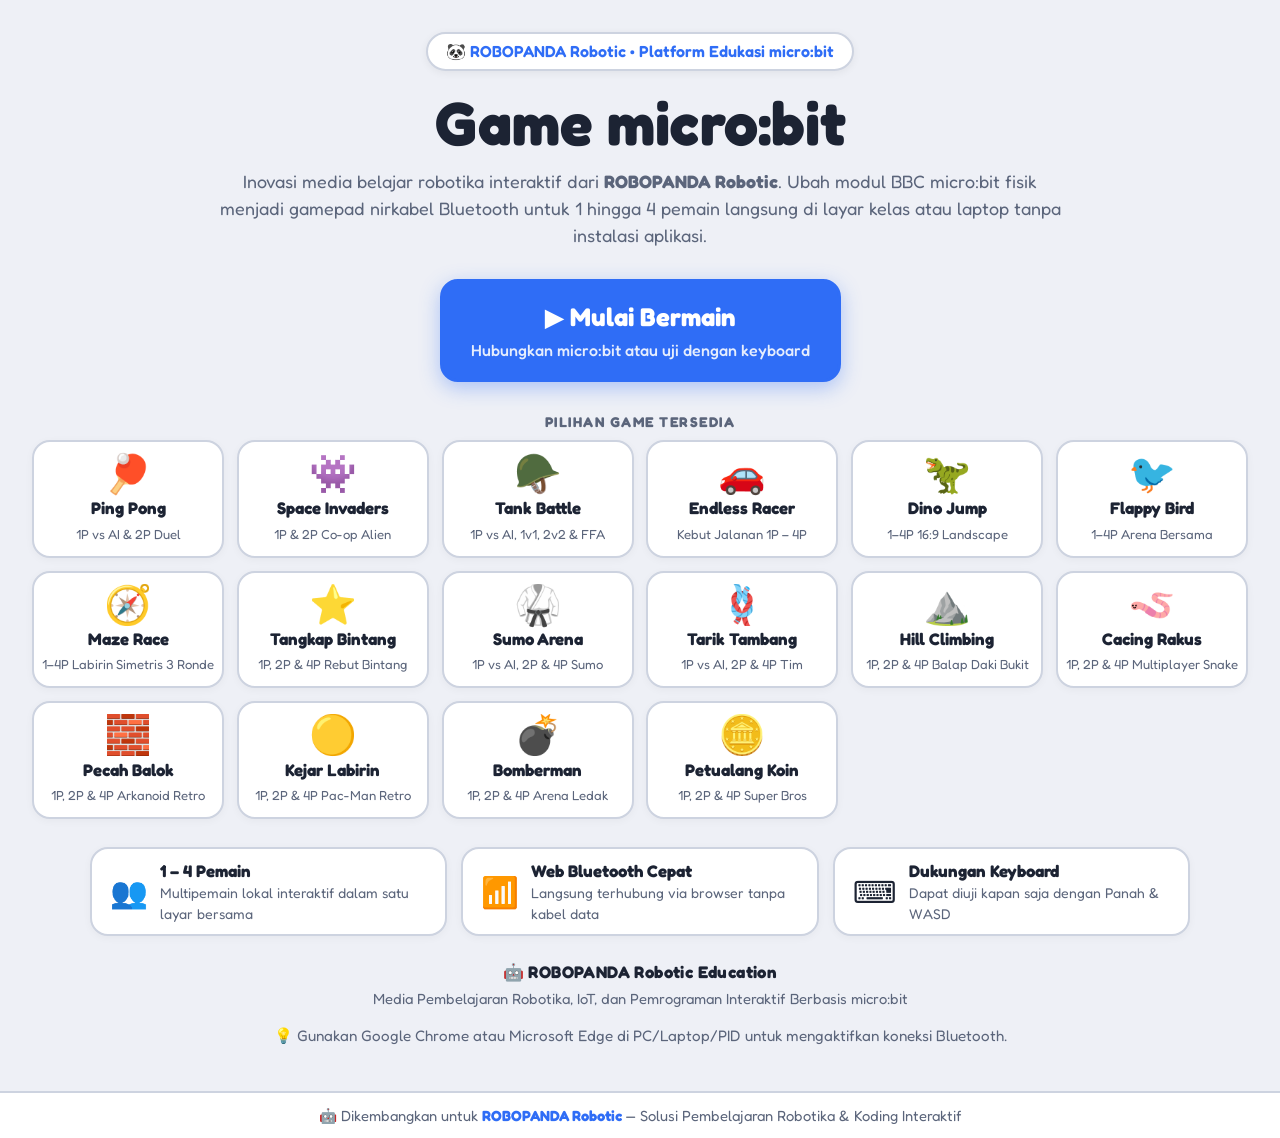
<file: index.html>
<!DOCTYPE html>
<html lang="id">
<head>
<meta charset="utf-8">
<meta name="viewport" content="width=device-width, initial-scale=1, viewport-fit=cover">
<meta name="description" content="Platform game arkade multi-pemain edukasi berbasis BBC micro:bit via Web Bluetooth oleh ROBOPANDA Robotic untuk laptop, tablet, dan layar sentuh interaktif (PID) kelas.">
<title>Game micro:bit — ROBOPANDA Robotic</title>
<link rel="preconnect" href="https://fonts.googleapis.com">
<link href="https://fonts.googleapis.com/css2?family=Fredoka:wght@500;600;700&display=swap" rel="stylesheet">
<link rel="stylesheet" href="styles/app.css">
</head>
<body>

<div id="portraitWarning" role="alert" aria-live="polite">
  <span>🔄</span> Putar perangkat ke mode landscape untuk tampilan terbaik
</div>

<main>

<!-- LAYAR 1: HOME (SHOWCASE & TITLE SCREEN) -->
<section class="screen on" id="home">
  <div class="home-hero">
    <div class="home-badge">🐼 ROBOPANDA Robotic • Platform Edukasi micro:bit</div>
    <h1>Game micro:bit</h1>
    <p class="home-lead">
      Inovasi media belajar robotika interaktif dari <strong>ROBOPANDA Robotic</strong>. Ubah modul BBC micro:bit fisik menjadi gamepad nirkabel Bluetooth untuk 1 hingga 4 pemain langsung di layar kelas atau laptop tanpa instalasi aplikasi.
    </p>

    <div class="row center home-cta">
      <button class="btn big cta-btn" id="start">
        <span>▶ Mulai Bermain</span>
        <small>Hubungkan micro:bit atau uji dengan keyboard</small>
      </button>
    </div>

    <!-- Showcase Katalog 6 Game -->
    <div class="home-showcase">
      <div class="showcase-title">PILIHAN GAME TERSEDIA</div>
      <div class="showcase-grid">
        <div class="showcase-card">
          <span class="sc-icon">🏓</span>
          <span class="sc-name">Ping Pong</span>
          <span class="sc-desc">1P vs AI & 2P Duel</span>
        </div>
        <div class="showcase-card">
          <span class="sc-icon">👾</span>
          <span class="sc-name">Space Invaders</span>
          <span class="sc-desc">1P & 2P Co-op Alien</span>
        </div>
        <div class="showcase-card">
          <span class="sc-icon">🪖</span>
          <span class="sc-name">Tank Battle</span>
          <span class="sc-desc">1P vs AI, 1v1, 2v2 & FFA</span>
        </div>
        <div class="showcase-card">
          <span class="sc-icon">🚗</span>
          <span class="sc-name">Endless Racer</span>
          <span class="sc-desc">Kebut Jalanan 1P – 4P</span>
        </div>
        <div class="showcase-card">
          <span class="sc-icon">🦖</span>
          <span class="sc-name">Dino Jump</span>
          <span class="sc-desc">1–4P 16:9 Landscape</span>
        </div>
        <div class="showcase-card">
          <span class="sc-icon">🐦</span>
          <span class="sc-name">Flappy Bird</span>
          <span class="sc-desc">1–4P Arena Bersama</span>
        </div>
        <div class="showcase-card">
          <span class="sc-icon">🧭</span>
          <span class="sc-name">Maze Race</span>
          <span class="sc-desc">1–4P Labirin Simetris 3 Ronde</span>
        </div>
        <div class="showcase-card">
          <span class="sc-icon">⭐</span>
          <span class="sc-name">Tangkap Bintang</span>
          <span class="sc-desc">1P, 2P & 4P Rebut Bintang</span>
        </div>
        <div class="showcase-card">
          <span class="sc-icon">🥋</span>
          <span class="sc-name">Sumo Arena</span>
          <span class="sc-desc">1P vs AI, 2P & 4P Sumo</span>
        </div>
        <div class="showcase-card">
          <span class="sc-icon">🪢</span>
          <span class="sc-name">Tarik Tambang</span>
          <span class="sc-desc">1P vs AI, 2P & 4P Tim</span>
        </div>
        <div class="showcase-card">
          <span class="sc-icon">⛰️</span>
          <span class="sc-name">Hill Climbing</span>
          <span class="sc-desc">1P, 2P & 4P Balap Daki Bukit</span>
        </div>
        <div class="showcase-card">
          <span class="sc-icon">🪱</span>
          <span class="sc-name">Cacing Rakus</span>
          <span class="sc-desc">1P, 2P & 4P Multiplayer Snake</span>
        </div>
        <div class="showcase-card">
          <span class="sc-icon">🧱</span>
          <span class="sc-name">Pecah Balok</span>
          <span class="sc-desc">1P, 2P & 4P Arkanoid Retro</span>
        </div>
        <div class="showcase-card">
          <span class="sc-icon">🟡</span>
          <span class="sc-name">Kejar Labirin</span>
          <span class="sc-desc">1P, 2P & 4P Pac-Man Retro</span>
        </div>
        <div class="showcase-card">
          <span class="sc-icon">💣</span>
          <span class="sc-name">Bomberman</span>
          <span class="sc-desc">1P, 2P & 4P Arena Ledak</span>
        </div>
        <div class="showcase-card">
          <span class="sc-icon">🪙</span>
          <span class="sc-name">Petualang Koin</span>
          <span class="sc-desc">1P, 2P & 4P Super Bros</span>
        </div>
      </div>
    </div>

    <!-- Pilar Keunggulan Fitur -->
    <div class="home-features">
      <div class="feat-item">
        <span class="feat-icon">👥</span>
        <div class="feat-text">
          <strong>1 – 4 Pemain</strong>
          <small>Multipemain lokal interaktif dalam satu layar bersama</small>
        </div>
      </div>
      <div class="feat-item">
        <span class="feat-icon">📶</span>
        <div class="feat-text">
          <strong>Web Bluetooth Cepat</strong>
          <small>Langsung terhubung via browser tanpa kabel data</small>
        </div>
      </div>
      <div class="feat-item">
        <span class="feat-icon">⌨️</span>
        <div class="feat-text">
          <strong>Dukungan Keyboard</strong>
          <small>Dapat diuji kapan saja dengan Panah & WASD</small>
        </div>
      </div>
    </div>

    <div class="home-brand">
      <span class="brand-tag">🤖 ROBOPANDA Robotic Education</span>
      <p>Media Pembelajaran Robotika, IoT, dan Pemrograman Interaktif Berbasis micro:bit</p>
    </div>

    <p class="home-note">💡 Gunakan Google Chrome atau Microsoft Edge di PC/Laptop/PID untuk mengaktifkan koneksi Bluetooth.</p>
  </div>
</section>

<!-- LAYAR 2: KONEKSI PEMAIN -->
<section class="screen" id="connect">
  <h2>Hubungkan pemain</h2>
  <p>Sambungkan micro:bit via Bluetooth atau pilih keyboard untuk pengujian. Keyboard: 1 pemain bebas memakai Panah/WASD; 2 pemain: Player 1 (Panah) dan Player 2 (WASD).</p>
  <div class="slots" id="slots"></div>
  <p id="msg" role="status"></p>
  <div class="row"><button class="btn alt" id="toHome">Kembali</button><button class="btn" id="toPick">Lanjut ke Pilih Game</button></div>
</section>

<!-- LAYAR 3: PILIH GAME -->
<section class="screen" id="pick">
  <div class="pick-top-bar">
    <div>
      <h2>Pilih game</h2>
      <p class="pick-lead">Pilih game favoritmu dan sentuh jumlah pemain untuk langsung mulai!</p>
    </div>
    <div id="pickPlayersBadge" class="players-status-badge"></div>
  </div>
  <div id="games"></div>
  <p id="pickHint"></p>
  <div class="row"><button class="btn alt" id="backConnect">← Kembali ke Pemain</button></div>
</section>

<!-- LAYAR 4: ARENA GAMEPLAY (STAGE OVERLAY FULLSCREEN) -->
<section class="screen" id="game">
  <div class="stage">
    <canvas id="cv" width="1280" height="720"></canvas>
    <button class="stage-btn" id="quit" aria-label="Keluar ke lobi" title="Keluar ke lobi">✕</button>
    <div class="stage-controls">
      <button class="stage-btn" id="mon" aria-label="Monitor masukan" title="Monitor masukan">📡</button>
      <button class="stage-btn" id="snd" aria-label="Suara" title="Suara">🔊</button>
      <button class="stage-btn" id="fs" aria-label="Layar penuh" title="Layar penuh">⛶</button>
    </div>
    <div id="result">
      <h2 id="resText"></h2>
      <button class="btn big" id="toLobby">Kembali ke lobi</button>
    </div>
  </div>
</section>

<!-- MONITOR MASUKAN DIAGNOSTIK (Bawah Layar / Laci Drawer) -->
<section id="monitor" aria-label="Monitor masukan">
  <header>
    <h3>Monitor masukan</h3>
    <div class="row" style="margin:0">
      <button class="btn alt mini" id="logPause">Jeda</button>
      <button class="btn alt mini" id="logClear">Bersihkan</button>
      <button class="btn alt mini" id="monClose" style="display:none;" aria-label="Tutup monitor">✕</button>
    </div>
  </header>
  <div id="log" aria-live="off"></div>
  <p class="keys">RX = data mentah dari micro:bit (teks dan byte heksadesimal, ↵ = newline). TX = kode yang dikirim ke micro:bit. Baris hijau = perintah yang dibaca kernel.</p>
</section>

</main>

<footer class="app-footer">
  <span>🤖 Dikembangkan untuk <strong>ROBOPANDA Robotic</strong> — Solusi Pembelajaran Robotika & Koding Interaktif</span>
</footer>

<script type="module" src="shell/app.js"></script>
</body>
</html>
</file>
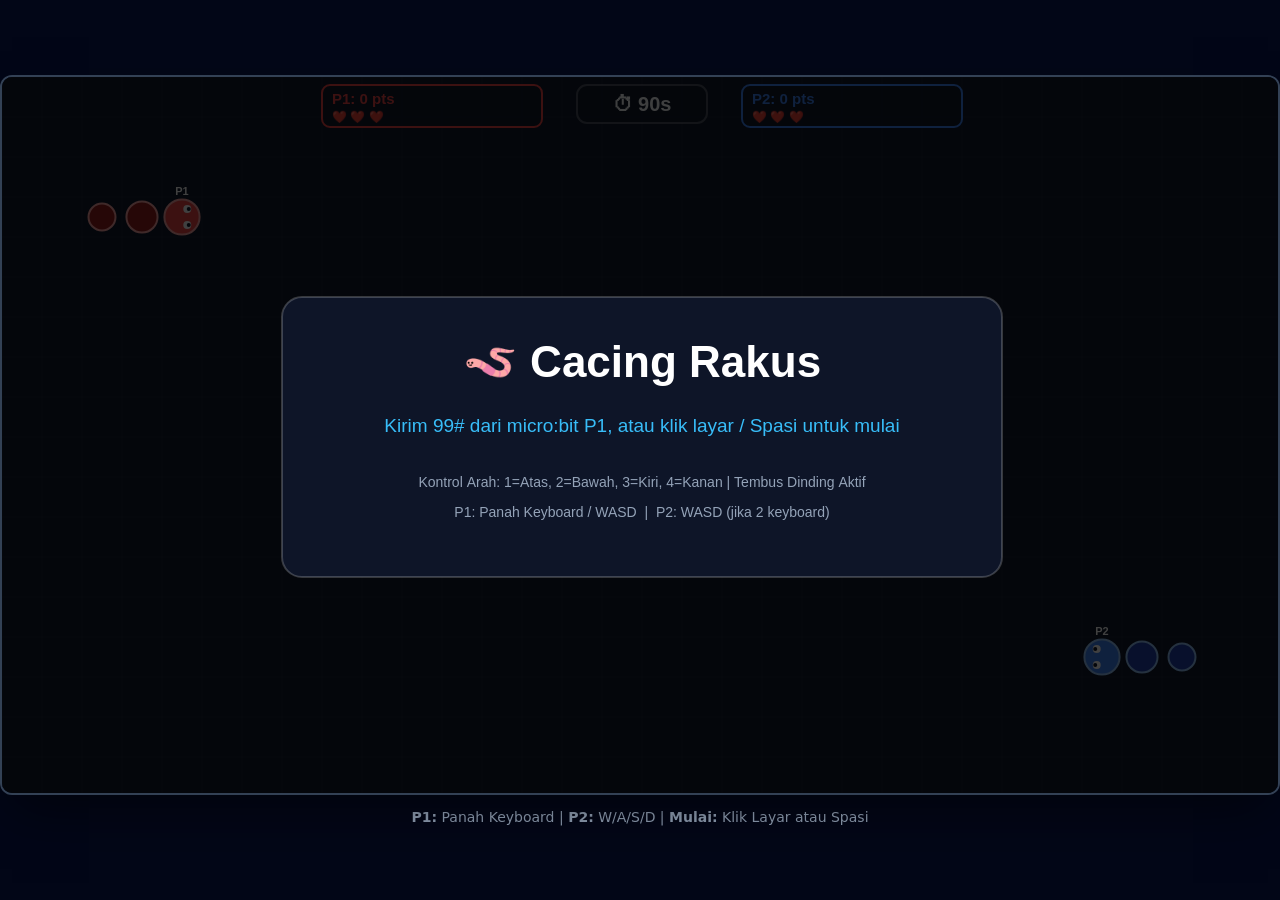
<file: cacingrakus.html>
<!DOCTYPE html>
<html lang="id">
<head>
  <meta charset="UTF-8">
  <title>Cacing Rakus - Multiplayer Snake</title>
  <style>
    * { box-sizing: border-box; margin: 0; padding: 0; }
    body {
      background: #020617;
      color: #f8fafc;
      font-family: system-ui, -apple-system, sans-serif;
      display: flex;
      flex-direction: column;
      align-items: center;
      justify-content: center;
      min-height: 100vh;
      overflow: hidden;
    }
    #game-container {
      position: relative;
      width: 1280px;
      height: 720px;
      box-shadow: 0 25px 50px -12px rgba(0, 0, 0, 0.5);
      border-radius: 12px;
      overflow: hidden;
      border: 2px solid #334155;
    }
    canvas {
      display: block;
      width: 1280px;
      height: 720px;
      background: #0f172a;
    }
    .controls-hint {
      margin-top: 14px;
      font-size: 14px;
      color: #94a3b8;
    }
  </style>
</head>
<body>

<div id="game-container">
  <canvas id="gameCanvas" width="1280" height="720"></canvas>
</div>

<div class="controls-hint">
  <strong>P1:</strong> Panah Keyboard | <strong>P2:</strong> W/A/S/D | <strong>Mulai:</strong> Klik Layar atau Spasi
</div>

<script type="module">
import cacingrakus from './games/cacingrakus.js';

const canvas = document.getElementById('gameCanvas');
const dummyKernel = {
  on: (evt, cb) => {
    // Return dummy unsubscription
    return () => {};
  }
};

let gameInstance = null;

function start(modeId = '2p') {
  if (gameInstance) gameInstance.stop();

  const players = modeId === '1p' ? [1] : modeId === '2p' ? [1, 2] : [1, 2, 3, 4];
  const mode = cacingrakus.modes.find(m => m.id === modeId) || cacingrakus.modes[1];

  gameInstance = cacingrakus.create({
    canvas,
    kernel: dummyKernel,
    players,
    mode,
    finish: (msg) => {
      console.log('Game Selesai:', msg);
      setTimeout(() => start(modeId), 2500);
    },
    audio: {
      play: (name) => {
        // Audio synthesis fallback
        try {
          const ctx = new (window.AudioContext || window.webkitAudioContext)();
          const osc = ctx.createOscillator();
          const gain = ctx.createGain();
          osc.connect(gain);
          gain.connect(ctx.destination);
          gain.gain.value = 0.1;
          osc.frequency.value = name === 'hit' ? 140 : name === 'score' ? 660 : 440;
          osc.start();
          osc.stop(ctx.currentTime + 0.1);
        } catch (_) {}
      }
    }
  });
}

// Mulai otomatis mode 2P
start('2p');
</script>

</body>
</html>
</file>
<file: styles/app.css>
:root{
  --bg:#eef0f6;--card:#fff;--ink:#1c2333;--muted:#5b657b;--line:#cdd3e0;--accent:#2f6df6;
  --p1:#2f6df6;--p2:#e8800f;--p3:#12915a;--p4:#8a4fd6;--ok:#12915a;--bad:#d63a3a;
  color-scheme:light;box-sizing:border-box;
  padding-top:env(safe-area-inset-top,0px);padding-bottom:env(safe-area-inset-bottom,0px);
}
@media (prefers-color-scheme:dark){:root:not([data-theme="light"]){
  --bg:#11141c;--card:#1d2332;--ink:#eef1f8;--muted:#9aa4bb;--line:#363d52;--accent:#6b9bff;
  --p1:#6b9bff;--p2:#ffa43a;--p3:#3ccf8e;--p4:#b98cff;--ok:#3ccf8e;--bad:#ff6b6b;color-scheme:dark}}
:root[data-theme="dark"]{--bg:#11141c;--card:#1d2332;--ink:#eef1f8;--muted:#9aa4bb;--line:#363d52;--accent:#6b9bff;
  --p1:#6b9bff;--p2:#ffa43a;--p3:#3ccf8e;--p4:#b98cff;--ok:#3ccf8e;--bad:#ff6b6b;color-scheme:dark}

*,*::before,*::after{box-sizing:inherit}
html{font-size:clamp(16px, 1.1vw, 24px)}
html,body{margin:0;min-height:100%;height:100%}
body{
  background:var(--bg);color:var(--ink);
  font-family:'Fredoka',system-ui,-apple-system,'Segoe UI',Roboto,sans-serif;
  -webkit-user-select:none;user-select:none;
  line-height:1.45;
}

/* Banner orientasi portrait (tidak memblokir klik) */
#portraitWarning{display:none}
@media (orientation: portrait){
  #portraitWarning{
    display:flex;position:fixed;top:0;left:0;right:0;z-index:9999;
    background:rgba(220,38,38,0.95);color:#fff;
    padding:10px 16px;font-size:1.05rem;font-weight:600;
    text-align:center;justify-content:center;align-items:center;gap:8px;
    box-shadow:0 4px 16px rgba(0,0,0,0.35);pointer-events:none;
  }
}

/* Layout container utama */
main{
  max-width:1440px;width:100%;margin:0 auto;
  padding:clamp(10px, 2vh, 22px) clamp(16px, 2.5vw, 36px);
  min-height:100vh;min-height:100dvh;
  display:flex;flex-direction:column;
}

.screen{display:none}
.screen.on{display:flex;flex-direction:column;flex:1}

/* Tipografi berskala besar untuk layar jauh / PID */
h1{font-size:clamp(2.2rem, 5vw, 3.8rem);margin:.2em 0 .1em;line-height:1.05}
h2{font-size:clamp(1.7rem, 3.2vw, 2.4rem);margin:.2em 0 .3em}
p{margin:.3em 0 .8em;color:var(--muted);font-size:1.125rem;line-height:1.45}

/* ═══════════════════════════════════════════════════════════════════
   HOME SCREEN (SHOWCASE & TITLE ARCADE)
   ═══════════════════════════════════════════════════════════════════ */
.home-hero{
  display:flex;flex-direction:column;align-items:center;text-align:center;
  margin:auto 0;padding:clamp(6px, 1.5vh, 16px) 0;gap:8px;
}
.home-badge{
  display:inline-flex;align-items:center;gap:6px;
  background:var(--card);border:2px solid var(--line);
  padding:6px 18px;border-radius:999px;font-size:1rem;font-weight:600;
  color:var(--accent);box-shadow:0 2px 8px rgba(0,0,0,.06);
}
.home-lead{
  max-width:860px;font-size:clamp(1.1rem, 1.4vw, 1.35rem);
  color:var(--muted);line-height:1.5;margin:0 auto 6px;
}
.home-cta{margin-top:4px;margin-bottom:14px}
.cta-btn{
  padding:16px 38px;min-height:74px;border-radius:20px;
  box-shadow:0 6px 20px rgba(47,109,246,0.35);
}
.cta-btn span{font-size:clamp(1.35rem, 2vw, 1.75rem);font-weight:700}
.cta-btn small{font-size:.95rem;opacity:.9}

/* Showcase Game Bar */
.home-showcase{width:100%;max-width:1360px;margin:8px auto 14px}
.showcase-title{
  font-size:.88rem;font-weight:700;letter-spacing:1.5px;
  color:var(--muted);margin-bottom:8px;
}
.showcase-grid{
  display:grid;
  grid-template-columns:repeat(auto-fill, minmax(clamp(130px, 14vw, 190px), 1fr));
  gap:clamp(8px, 1vw, 14px);
}
.showcase-card{
  background:var(--card);border:2px solid var(--line);border-radius:18px;
  padding:12px 8px;display:flex;flex-direction:column;align-items:center;
  gap:4px;box-shadow:0 2px 8px rgba(0,0,0,.04);
}
.sc-icon{font-size:2.4rem;line-height:1}
.sc-name{font-weight:700;font-size:1.05rem;color:var(--ink)}
.sc-desc{font-size:.82rem;color:var(--muted);white-space:nowrap}

/* Pilar Fitur */
.home-features{
  display:flex;gap:14px;justify-content:center;flex-wrap:wrap;
  max-width:1100px;margin:6px auto;
}
.feat-item{
  background:var(--card);border:2px solid var(--line);border-radius:18px;
  padding:10px 18px;display:flex;align-items:center;gap:12px;
  flex:1;min-width:260px;box-shadow:0 2px 8px rgba(0,0,0,.04);
}
.feat-icon{font-size:1.9rem}
.feat-text{display:flex;flex-direction:column;text-align:left}
.feat-text strong{font-size:1.05rem;color:var(--ink)}
.feat-text small{font-size:.88rem;color:var(--muted)}
.home-note{font-size:.95rem;color:var(--muted);margin-top:8px}

/* Branding ROBOPANDA Robotic */
.home-brand{
  margin-top:10px;display:flex;flex-direction:column;align-items:center;gap:3px;
}
.brand-tag{
  display:inline-flex;align-items:center;gap:6px;
  font-weight:700;font-size:1.05rem;color:var(--ink);letter-spacing:.4px;
}
.home-brand p{font-size:.92rem;color:var(--muted);margin:0}

/* Footer Aplikasi Bersama */
.app-footer{
  text-align:center;padding:12px 16px;font-size:.92rem;color:var(--muted);
  border-top:2px solid var(--line);background:var(--card);margin-top:auto;
}
.app-footer strong{color:var(--accent)}
body.in-game .app-footer{display:none!important}

.row{display:flex;gap:14px;flex-wrap:wrap;margin-top:16px;align-items:center}
.center{justify-content:center}

/* Tombol & interaksi sentuh (minimal 56px, cegah long-press) */
button{
  font:inherit;color:inherit;cursor:pointer;
  touch-action:manipulation;
  -webkit-touch-callout:none;user-select:none;-webkit-user-select:none;
}
.btn{
  border:3px solid var(--accent);background:var(--accent);color:#fff;
  border-radius:18px;padding:12px 24px;font-weight:600;
  min-height:56px;min-width:56px;font-size:1.125rem;
  display:inline-flex;align-items:center;justify-content:center;
  transition:transform .1s, background-color .15s, border-color .15s;
}
.btn:active{transform:scale(0.98)}
.btn.alt{background:transparent;color:var(--accent)}
.btn.big{
  padding:16px 28px;font-size:1.35rem;min-height:68px;
  display:flex;flex-direction:column;align-items:center;justify-content:center;gap:4px;
}
.btn.big small{font-weight:500;opacity:.88;font-size:1rem}
.btn:disabled{opacity:.4;cursor:not-allowed;transform:none}
.btn:focus-visible{outline:3px solid var(--ink);outline-offset:3px}

/* Layar Hubungkan Pemain: 4 kolom horizontal di layar lebar */
.slots{
  display:grid;grid-template-columns:repeat(4, 1fr);gap:14px;
  max-height:calc(100dvh - 300px);overflow-y:auto;padding:2px;
}
@media (max-width: 1100px){
  .slots{grid-template-columns:repeat(2, 1fr)}
}
@media (max-width: 540px){
  .slots{grid-template-columns:1fr}
}
.slot{
  background:var(--card);border:3px solid var(--line);
  border-left:10px solid var(--c,var(--line));border-radius:18px;
  padding:14px 16px;display:flex;flex-direction:column;gap:6px;
}
.slot h3{margin:0 0 4px;font-size:1.3rem;color:var(--c)}
.slot .st{color:var(--muted);min-height:1.4em;font-size:1.05rem}
.slot.full .st{color:var(--ink);font-weight:600}
.slot .last{display:block;color:var(--muted);font-size:.95rem;font-weight:500}
.slot .row{margin-top:auto;gap:8px}
.slot .btn{min-height:56px;padding:10px 14px;font-size:1rem;flex:1}
#msg{color:var(--bad);min-height:1.4em;font-weight:500;font-size:1.05rem;margin:.4em 0}

/* Layar Pilih Game: Grid lebar multi-kolom yang proporsional */
.pick-top-bar{
  display:flex;justify-content:space-between;align-items:flex-end;
  margin-bottom:clamp(8px, 1.2vh, 14px);gap:12px;flex-wrap:wrap;
}
.pick-top-bar h2{margin:.1em 0 .15em}
.pick-top-bar p{margin:0}
.pick-lead{margin:2px 0 0;color:var(--muted);font-size:1.05rem}
.players-status-badge{
  display:inline-flex;align-items:center;gap:10px;
  background:var(--card);border:2px solid var(--line);border-radius:999px;
  padding:6px 16px;font-size:.95rem;font-weight:600;
  box-shadow:0 2px 8px rgba(0,0,0,0.04);
}
.status-lbl{color:var(--muted)}
.status-empty{color:var(--bad);font-weight:600}
.pills-row{display:inline-flex;gap:6px}
.player-pill{
  background:var(--pill-c,var(--accent));color:#fff;
  font-weight:800;font-size:.85rem;padding:2px 10px;border-radius:999px;
  text-shadow:0 1px 2px rgba(0,0,0,0.3);
}

#games{
  display:grid;
  grid-template-columns:repeat(auto-fill, minmax(clamp(260px, 22vw, 380px), 1fr));
  gap:clamp(10px, 1.2vw, 18px);
  margin-bottom:8px;
  /* Biarkan konten natural scroll — tidak ada max-height hardcoded */
  overflow-y:auto;
  padding:4px 2px;
  /* Tinggi maksimum adaptif: sisakan ruang untuk top-bar + hint + tombol kembali */
  max-height:calc(100dvh - clamp(200px, 25vh, 280px));
}

.gcard{
  background:var(--card);border:2.5px solid var(--line);border-radius:20px;
  padding:clamp(12px, 1.4vw, 20px);
  display:flex;flex-direction:column;justify-content:space-between;
  transition:border-color .18s,box-shadow .18s,transform .18s;cursor:default;
  min-height:0;/* biarkan konten menentukan tinggi, tidak pecah di layar kecil */
}
.gcard:hover{
  border-color:var(--accent);
  box-shadow:0 8px 24px rgba(0,0,0,.12);
  transform:translateY(-2px);
}
.gcard-header{display:flex;align-items:center;gap:14px;margin-bottom:6px}
.gcard-icon-wrap{
  width:54px;height:54px;border-radius:15px;
  background:var(--bg);border:2px solid var(--line);
  display:flex;align-items:center;justify-content:center;flex-shrink:0;
}
.gcard-icon{font-size:2.2rem;line-height:1}
.gcard-title-box{display:flex;flex-direction:column;gap:3px;flex:1;min-width:0}
.gcard-title{
  margin:0;font-size:clamp(1.05rem, 1.3vw, 1.35rem);font-weight:700;line-height:1.2;
  white-space:nowrap;overflow:hidden;text-overflow:ellipsis;
}
.gcard .pbadge{
  display:inline-flex;align-items:center;gap:4px;
  font-size:.82rem;font-weight:600;color:var(--muted);
  background:var(--bg);border:1px solid var(--line);border-radius:6px;
  padding:1px 8px;width:fit-content;
}
.gcard .pbadge.tag{
  background:#f59e0b1f;color:#d97706;border-color:#f59e0b55;font-weight:700;
}
.gcard-desc{
  color:var(--muted);font-size:.96rem;line-height:1.42;
  margin:4px 0 14px;min-height:2.85em;
  display:-webkit-box;-webkit-line-clamp:2;-webkit-box-orient:vertical;overflow:hidden;
}

/* Bagian Tombol Mode Pemain: Ringkas 1P, 2P, 3P, 4P */
.gcard-modes{margin-top:auto;display:flex;flex-direction:column;gap:6px}
.mode-legend{
  font-size:.76rem;font-weight:700;letter-spacing:.06em;
  color:var(--muted);text-transform:uppercase;
}
.mode-buttons{display:flex;gap:8px;width:100%}
.mode-btn{
  flex:1;min-height:clamp(44px, 5vh, 56px);border-radius:14px;
  border:2.5px solid var(--accent);background:var(--card);color:var(--accent);
  font-size:clamp(1rem, 1.3vw, 1.3rem);font-weight:800;cursor:pointer;touch-action:manipulation;
  transition:all .15s ease;display:inline-flex;align-items:center;justify-content:center;
}
.mode-btn:hover:not(:disabled){
  background:var(--accent);color:#fff;
  transform:translateY(-2px);
  box-shadow:0 4px 14px rgba(47,109,246,0.35);
}
.mode-btn:active:not(:disabled){transform:scale(0.96)}
.mode-btn:disabled{
  border:2px dashed var(--line);background:var(--bg);color:var(--muted);
  opacity:.35;cursor:not-allowed;transform:none;box-shadow:none;
}

#pickHint{margin:10px 0 6px;font-size:1.02rem;color:var(--muted);font-weight:500}

/* Baris Opsi Konfigurasi Game (Options) */
.gcard-options{
  display:flex;flex-direction:column;gap:10px;margin:8px 0 16px;
  background:var(--bg);border:2px solid var(--line);border-radius:16px;
  padding:12px 14px;
}
.opt-row{display:flex;flex-direction:column;gap:6px}
.opt-label{font-size:.95rem;font-weight:600;color:var(--muted)}
.opt-group{display:flex;gap:8px;flex-wrap:wrap}
.opt-btn{
  flex:1;min-height:48px;min-width:48px;padding:8px 12px;
  border-radius:12px;border:2px solid var(--line);
  background:var(--card);color:var(--ink);font-size:.95rem;font-weight:600;
  cursor:pointer;touch-action:manipulation;transition:all .15s ease;
  display:inline-flex;align-items:center;justify-content:center;text-align:center;
}
.opt-btn:hover{border-color:var(--accent)}
.opt-btn.active{
  background:var(--accent);border-color:var(--accent);color:#fff;
  box-shadow:0 2px 8px rgba(47,109,246,0.35);
}

/* ═══════════════════════════════════════════════════════════════════
   LAYAR GAME (LANDSCAPE PENUH TANPA SCROLL)
   ═══════════════════════════════════════════════════════════════════ */
body.in-game{
  overflow:hidden!important;margin:0!important;padding:0!important;
  width:100vw!important;height:100vh!important;height:100dvh!important;
  background:#000!important;
}
body.in-game main{
  max-width:none!important;width:100vw!important;height:100vh!important;height:100dvh!important;
  margin:0!important;padding:0!important;overflow:hidden!important;
}
body.in-game #game{
  width:100vw!important;height:100vh!important;height:100dvh!important;
  margin:0!important;padding:0!important;overflow:hidden!important;display:flex!important;
}
.stage{
  position:relative;width:100vw;height:100vh;height:100dvh;
  display:flex;align-items:center;justify-content:center;
  background:#000;overflow:hidden;
}

/* Kanvas standar 1280x720: Tajam & tanpa scroll */
canvas#cv{
  position:relative;z-index:1;display:block;margin:auto;
  max-width:100vw;max-height:100vh;max-height:100dvh;
  width:auto;height:auto;object-fit:contain;
  background:#000;border:none;border-radius:0;
  image-rendering:-webkit-optimize-contrast;
  image-rendering:crisp-edges;
}

/* Tombol overlay di dalam stage (ikut fullscreen, min 56x56 px, jarak aman 12 px) */
.stage-btn{
  position:absolute;z-index:10;
  min-width:56px;min-height:56px;width:56px;height:56px;
  border-radius:16px;border:2px solid rgba(255,255,255,0.45);
  background:rgba(12,18,30,0.78);color:#fff;
  font-size:1.5rem;font-weight:600;
  display:inline-flex;align-items:center;justify-content:center;
  cursor:pointer;backdrop-filter:blur(8px);-webkit-backdrop-filter:blur(8px);
  box-shadow:0 4px 16px rgba(0,0,0,0.45);
  touch-action:manipulation;
}
.stage-btn:hover,.stage-btn:focus-visible{
  background:rgba(25,35,55,0.95);border-color:#fff;outline:none;
}
.stage-btn:active,.stage-btn.active{
  background:var(--accent);border-color:#fff;
}

/* Keluar di kiri atas */
#quit{
  top:12px;left:12px;
}

/* Kontrol kanan atas (Monitor, Suara, Fullscreen) */
.stage-controls{
  position:absolute;top:12px;right:12px;z-index:10;
  display:flex;gap:10px;align-items:center;
}
.stage-controls .stage-btn{
  position:static;
}

/* Layar Hasil Akhir (#result) di dalam .stage */
#result{
  position:absolute;inset:0;z-index:25;
  display:none;flex-direction:column;align-items:center;justify-content:center;
  gap:24px;background:rgba(10,14,24,0.85);backdrop-filter:blur(8px);
  color:#fff;text-align:center;padding:24px;
}
#result.on{display:flex}
#result h2{
  font-size:clamp(2rem, 5.5vw, 3.8rem);margin:0;line-height:1.2;
}
#result .btn.big{
  font-size:clamp(1.2rem, 2.2vw, 1.8rem);padding:18px 36px;min-height:68px;border-radius:18px;
}

/* ═══════════════════════════════════════════════════════════════════
   MONITOR MASUKAN: Mode Bawah Layar vs Mode Laci Drawer di Stage
   ═══════════════════════════════════════════════════════════════════ */

/* Mode Bawah Layar (Layar Connect & Pick): Dibatasi maks 25% viewport */
#monitor:not(.drawer){
  display:none;margin-top:auto;
  background:var(--card);border:2px solid var(--line);border-radius:18px;
  padding:10px 16px;max-height:25vh;max-height:25dvh;
  box-sizing:border-box;flex-shrink:0;
}
#monitor:not(.drawer).on{
  display:flex;flex-direction:column;
}
#monitor header{
  display:flex;align-items:center;justify-content:space-between;gap:10px;
  flex-wrap:wrap;margin-bottom:6px;
}
#monitor h3{margin:0;font-size:1.15rem}
#monitor:not(.drawer) #log{
  background:var(--bg);border:2px solid var(--line);border-radius:12px;
  height:95px;max-height:15vh;overflow-y:auto;padding:8px 12px;
  font-family:ui-monospace,Menlo,Consolas,monospace;font-size:.9rem;
  -webkit-user-select:text;user-select:text;
}

/* Mode Laci Drawer Overlay di Stage (Layar Game) */
#monitor.drawer{
  position:absolute;top:0;right:0;bottom:0;
  width:360px;max-width:40vw;height:100%;height:100dvh;
  z-index:18;margin:0;padding:18px;
  background:rgba(14,20,32,0.92);backdrop-filter:blur(14px);-webkit-backdrop-filter:blur(14px);
  border-left:2px solid rgba(255,255,255,0.2);color:#fff;
  display:flex!important;flex-direction:column;
  transform:translateX(100%);transition:transform 0.25s ease-out;
  box-shadow:-8px 0 32px rgba(0,0,0,0.6);box-sizing:border-box;
}
#monitor.drawer.open{
  transform:translateX(0);
}
#monitor.drawer #log{
  flex:1;height:auto;max-height:none;
  background:rgba(0,0,0,0.5);border:1px solid rgba(255,255,255,0.2);
  border-radius:12px;overflow-y:auto;padding:10px 12px;
  font-family:ui-monospace,Menlo,Consolas,monospace;font-size:.88rem;
  color:#eee;-webkit-user-select:text;user-select:text;
}

/* Log text styling */
#log div{padding:2px 0;white-space:pre-wrap;word-break:break-all}
.l-rx{color:var(--muted)}.l-cmd{color:var(--ok);font-weight:600}.l-kb{color:var(--accent)}.l-tx{color:var(--p2)}.l-warn{color:var(--bad)}
.keys{color:var(--muted);font-size:.92rem;margin:6px 0 0}
.mini{min-height:44px!important;min-width:44px;padding:6px 14px!important;font-size:.95rem!important;border-radius:12px}

/* Fullscreen API compatibility */
.stage:fullscreen{width:100vw;height:100vh;background:#000}
.stage:fullscreen canvas{width:100vw;height:100vh;max-width:none;max-height:none;object-fit:contain}
.stage:-webkit-full-screen{width:100vw;height:100vh;background:#000}
.stage:-webkit-full-screen canvas{width:100vw;height:100vh;max-width:none;max-height:none;object-fit:contain}
</file>
